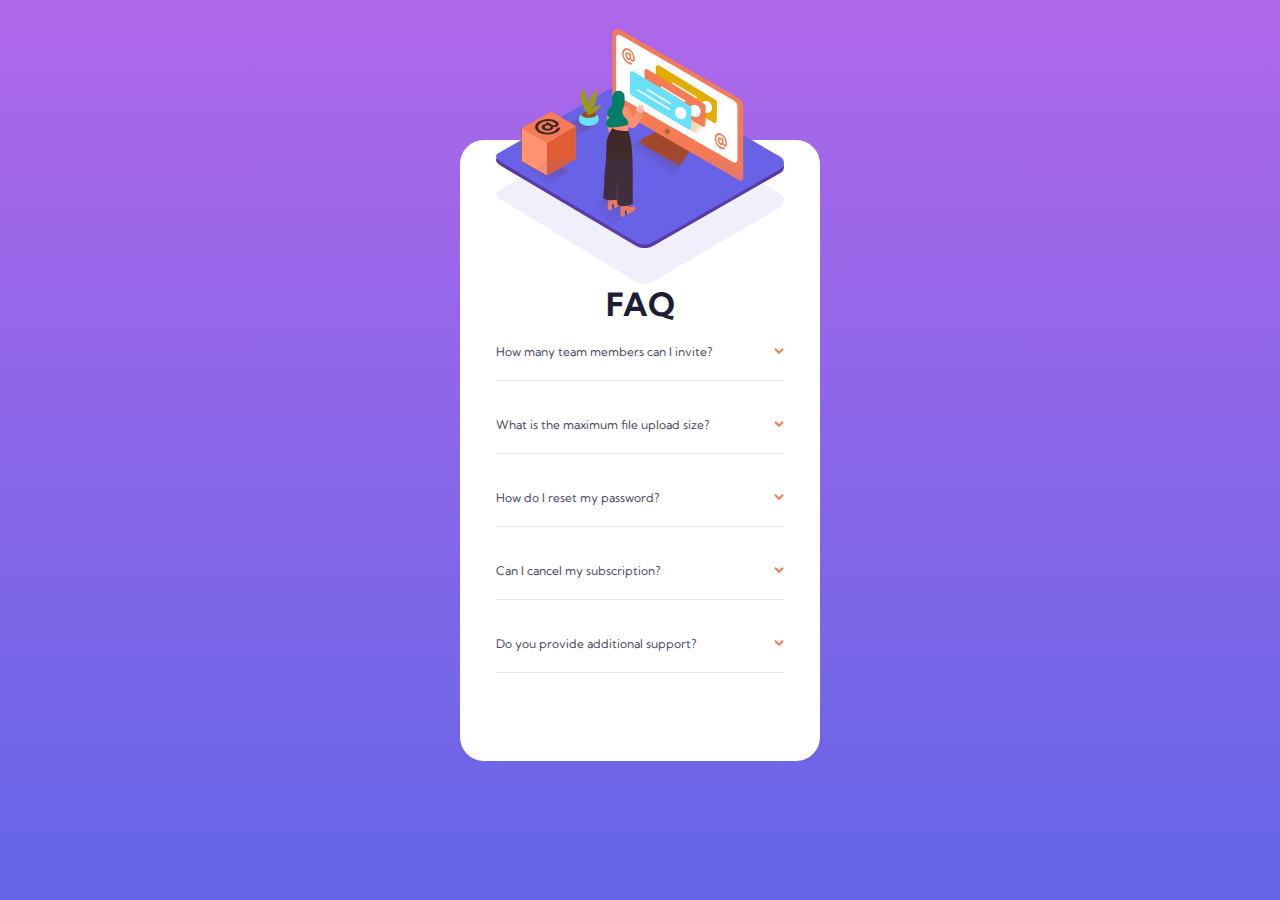
<file: index.html>
<!DOCTYPE html>
<html lang="en">
  <head>
    <meta charset="UTF-8" />
    <meta http-equiv="X-UA-Compatible" content="IE=edge" />
    <meta name="viewport" content="width=device-width, initial-scale=1.0" />
    <title>FAQ Accordion Card Challenge</title>
    <link
      rel="icon"
      type="image/png"
      sizes="32x32"
      href="./images/favicon-32x32.png"
    />
    <link rel="stylesheet" href="style.css" />
    <script src="main.js" defer></script>
  </head>
  <body>
    <main class="main">
      <section class="main__container">
        <!-- @@@@@@@@@@@@@@@@@@@@ Main Images @@@@@@@@@@@@@@@@@@@@ -->
        <div class="main__images">
          <img
            id="mobile-image"
            class="woman__mobile"
            src="/images/illustration-woman-online-mobile.svg"
            aria-hidden="true"
            alt=""
          />
          <img
            id="mobile-image"
            class="pattern__mobile"
            src="/images/bg-pattern-mobile.svg"
            aria-hidden="true"
            alt=""
          />
        </div>
        <div class="desktop__images">
          <img
            id="box-desktop"
            class="box__desktop"
            src="/images/illustration-box-desktop.svg"
            aria-hidden="true"
            alt=""
          />
        </div>
        <!-- @@@@@@@@@@@@@@@@@@@@ /Main Images @@@@@@@@@@@@@@@@@@@@ -->

        <!-- @@@@@@@@@@@@@@@@@@@@ Main Content @@@@@@@@@@@@@@@@@@@@ -->
        <div class="main__content">
          <h1>FAQ</h1>

          <!-- @@@@@@@@@@ Question 1 @@@@@@@@@@ -->
          <div id="question-container" class="question__container">
            <button id="question-btn" class="question__btn">
              How many team members can I invite?
            </button>
            <img
              id="arrow-down"
              class="arrow__down"
              src="/images/icon-arrow-down.svg"
              aria-hidden="true"
              alt=""
            />
          </div>
          <ul id="answer-list" class="answer__list">
            <li class="answer__item">
              You can invite up to 2 additional users on the Free plan. There is
              no limit on team members for the Premium plan.
            </li>
          </ul>

          <!-- @@@@@@@@@@ Question 2 @@@@@@@@@@ -->
          <div id="question-container" class="question__container">
            <button id="question-btn" class="question__btn">
              What is the maximum file upload size?
            </button>
            <img
              id="arrow-down"
              class="arrow__down"
              src="/images/icon-arrow-down.svg"
              aria-hidden="true"
              alt=""
            />
          </div>
          <ul id="answer-list" class="answer__list">
            <li class="answer__item">
              No more than 2GB. All files in your account must fit your allotted
              storage space.
            </li>
          </ul>

          <!-- @@@@@@@@@@ Question 3 @@@@@@@@@@ -->
          <div id="question-container" class="question__container">
            <button id="question-btn" class="question__btn">
              How do I reset my password?
            </button>
            <img
              id="arrow-down"
              class="arrow__down"
              src="/images/icon-arrow-down.svg"
              aria-hidden="true"
              alt=""
            />
          </div>
          <ul id="answer-list" class="answer__list">
            <li class="answer__item">
              Click “Forgot password” from the login page or “Change password”
              from your profile page. A reset link will be emailed to you.
            </li>
          </ul>

          <!-- @@@@@@@@@@ Question 4 @@@@@@@@@@ -->
          <div id="question-container" class="question__container">
            <button id="question-btn" class="question__btn">
              Can I cancel my subscription?
            </button>
            <img
              id="arrow-down"
              class="arrow__down"
              src="/images/icon-arrow-down.svg"
              aria-hidden="true"
              alt=""
            />
          </div>
          <ul id="answer-list" class="answer__list">
            <li class="answer__item">
              Yes! Send us a message and we’ll process your request no questions
              asked.
            </li>
          </ul>

          <!-- @@@@@@@@@@ Question 5 @@@@@@@@@@ -->
          <div id="question-container" class="question__container">
            <button id="question-btn" class="question__btn">
              Do you provide additional support?
            </button>
            <img
              id="arrow-down"
              class="arrow__down"
              src="/images/icon-arrow-down.svg"
              aria-hidden="true"
              alt=""
            />
          </div>
          <ul id="answer-list" class="answer__list">
            <li class="answer__item">
              Chat and email support is available 24/7. Phone lines are open
              during normal business hours.
            </li>
          </ul>
        </div>
        <!-- @@@@@@@@@@@@@@@@@@@@ /Main Content @@@@@@@@@@@@@@@@@@@@ -->
      </section>
    </main>
  </body>
</html>
</file>
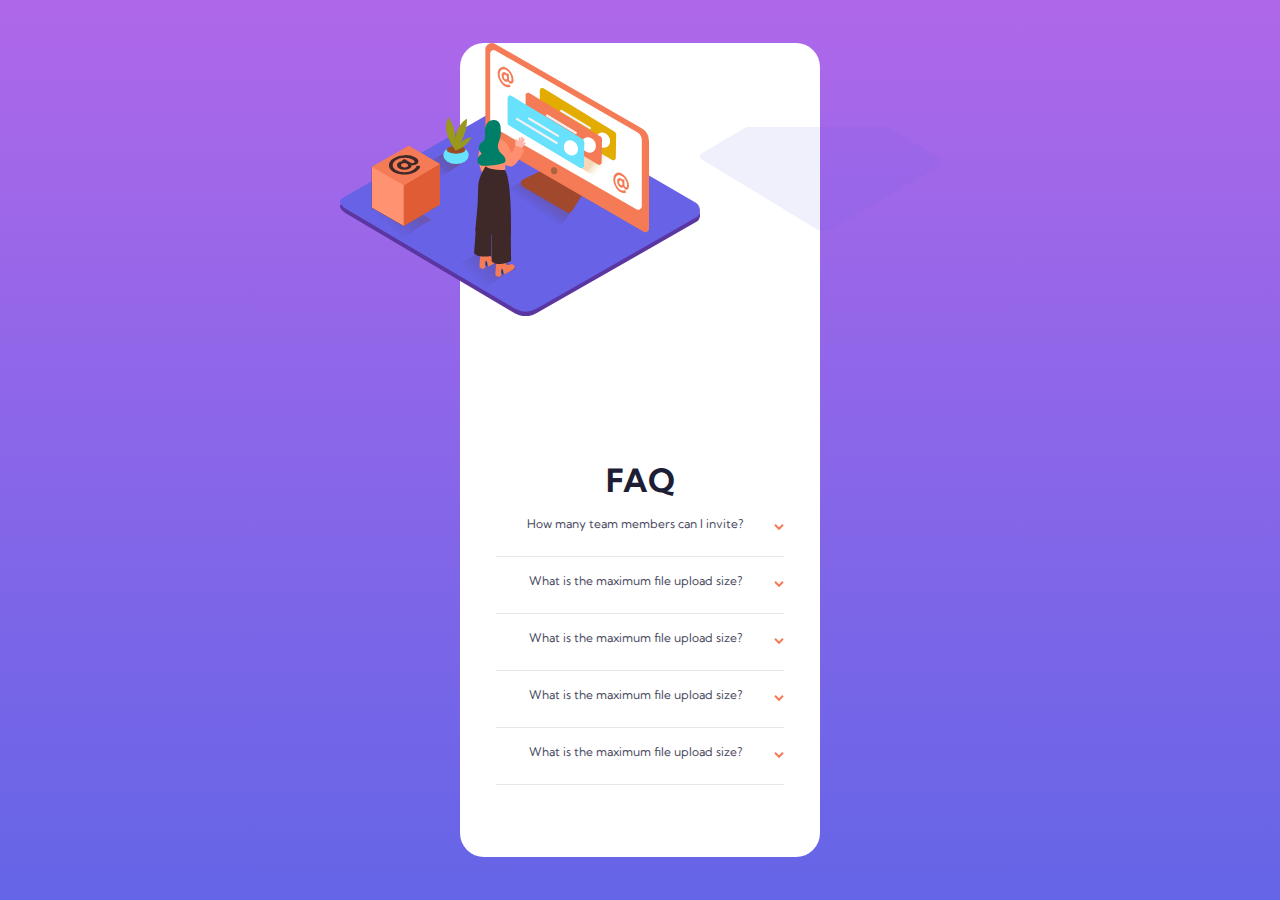
<file: second.html>
<!DOCTYPE html>
<html lang="en">
  <head>
    <meta charset="UTF-8" />
    <meta http-equiv="X-UA-Compatible" content="IE=edge" />
    <meta name="viewport" content="width=device-width, initial-scale=1.0" />
    <title>FAQ Accordion Card Challenge</title>
    <link
      rel="icon"
      type="image/png"
      sizes="32x32"
      href="./images/favicon-32x32.png"
    />
    <link rel="stylesheet" href="second.css" />
    <script src="second.js" defer></script>
  </head>
  <body>
    <main class="main">
      <section class="main__container">
        <!-- @@@@@@@@@@@@@@@@@@@@ Main Images @@@@@@@@@@@@@@@@@@@@ -->
        <div class="main__images">
          <img
          data-mobile-image
            class="woman__mobile mobile__image"
            src="/images/illustration-woman-online-mobile.svg"
            aria-hidden="true"
            alt=""
          />
          <img
          data-mobile-image
            class="pattern__mobile mobile__image"
            src="/images/bg-pattern-mobile.svg"
            aria-hidden="true"
            alt=""
          />
        </div>
        <div class="desktop__images">
          <img
            id="box-desktop"
            class="box__desktop"
            src="/images/illustration-box-desktop.svg"
            aria-hidden="true"
            alt=""
          />
        </div>
        <!-- @@@@@@@@@@@@@@@@@@@@ /Main Images @@@@@@@@@@@@@@@@@@@@ -->

        <!-- @@@@@@@@@@@@@@@@@@@@ Main Content @@@@@@@@@@@@@@@@@@@@ -->
        <div class="main__content">
          <h1>FAQ</h1>

          <!-- @@@@@@@@@@ Question 1 @@@@@@@@@@ -->
          <details data-details-container  class="details__container">
            <summary data-question-summary class="question__summary">
              <span data-question-content  class="question__content">
                How many team members can I invite?
              </span>
              <img
              data-arrow-down
                class="arrow__down"
                src="/images/icon-arrow-down.svg"
                aria-hidden="true"
                alt=""
              />
            </summary>
            <div class="answer__container">
              <p>
                You can invite up to 2 additional users on the Free plan. There
                is no limit on team members for the Premium plan.
              </p>
            </div>
          </details>
          <!-- @@@@@@@@@@ Question 2 @@@@@@@@@@ -->
          <details data-details-container  class="details__container">
            <summary data-question-summary  class="question__summary">
              <span data-question-content class="question__content">
                What is the maximum file upload size?
              </span>
              <img
              data-arrow-down
                class="arrow__down"
                src="/images/icon-arrow-down.svg"
                aria-hidden="true"
                alt=""
              />
            </summary>
            <div  class="answer__container">
              <p>
                No more than 2GB. All files in your account must fit your allotted
                storage space.
              </p>
            </div>
          </details>
          <!-- @@@@@@@@@@ Question 3 @@@@@@@@@@ -->
          <details data-details-container class="details__container">
            <summary data-question-summary  class="question__summary">
              <span data-question-content  class="question__content">
                What is the maximum file upload size?
              </span>
              <img
              data-arrow-down
                class="arrow__down"
                src="/images/icon-arrow-down.svg"
                aria-hidden="true"
                alt=""
              />
            </summary>
            <div class="answer__container">
              <p>
                No more than 2GB. All files in your account must fit your allotted
                storage space.
              </p>
            </div>
          </details>
          <!-- @@@@@@@@@@ Question 4 @@@@@@@@@@ -->
          <details data-details-container  class="details__container">
            <summary data-question-summary  class="question__summary">
              <span data-question-content  class="question__content">
                What is the maximum file upload size?
              </span>
              <img
              data-arrow-down
                class="arrow__down"
                src="/images/icon-arrow-down.svg"
                aria-hidden="true"
                alt=""
              />
            </summary>
            <div  class="answer__container">
              <p>
                No more than 2GB. All files in your account must fit your allotted
                storage space.
              </p>
            </div>
          </details>
          <!-- @@@@@@@@@@ Question 5 @@@@@@@@@@ -->
          <details data-details-container  class="details__container">
            <summary data-question-summary  class="question__summary">
              <span data-question-content  class="question__content">
                What is the maximum file upload size?
              </span>
              <img
              data-arrow-down
                class="arrow__down"
                src="/images/icon-arrow-down.svg"
                aria-hidden="true"
                alt=""
              />
            </summary>
            <div  class="answer__container">
              <p>
                No more than 2GB. All files in your account must fit your allotted
                storage space.
              </p>
            </div>
          </details>
        <!-- @@@@@@@@@@@@@@@@@@@@ /Main Content @@@@@@@@@@@@@@@@@@@@ -->
      </section>
    </main>
  </body>
</html>
</file>
<file: style.css>
@import url("https://fonts.googleapis.com/css2?family=Kumbh+Sans:wght@400;700&display=swap");

:root {
  /* POSITION BOTTOM VALUE */
  --image-woman-bottom: 72.5%;
  --image-pattern-bottom: 68.5%;

  /* --image-woman-bottom2: 73.5%;
  --image-pattern-bottom2: 63.5%; */

  /* TEXT COLOR */
  --text-veryDarkDesaturated-Blue: hsl(238, 29%, 16%);
  --text-soft-Red: hsl(14, 88%, 65%);
  --text-veryDarkGrayish-Blue: hsl(237, 12%, 33%);
  --text-DarkGrayish-Blue: hsl(240, 6%, 50%);

  /* BACKGROUND COLOR */
  --bg-soft-Violet: hsl(273, 75%, 66%);
  --bg-soft-Blue: hsl(240, 73%, 65%);

  /* DIVIDER COLOR */
  --divider-grayish-Blue: hsl(240, 5%, 91%);
}

/* -------------------- Global -------------------- */

* {
  box-sizing: border-box;
  padding: 0;
  margin: 0;
  font-family: "Kumbh Sans", sans-serif;
}

button {
  border: none;
  background: none;
  cursor: pointer;
}

ul {
  list-style-type: none;
  text-align: left;
  padding: 0;
  margin: 0;
}

li {
  display: flex;
  justify-content: start;
  align-items: center;
}

a {
  text-decoration: none;
}

/* -------------------- /Global -------------------- */

/* ==================== MOBILE VERSION ==================== */
/* -------------------- Main Container -------------------- */

.main {
  background: linear-gradient(var(--bg-soft-Violet), var(--bg-soft-Blue));
  height: 100vh;
  max-height: 100vh;

  display: flex;
  justify-content: center;
  align-items: center;

  padding: 0 2rem;
}

.main__container {
  background-color: white;

  text-align: center;
  width: 100%;
  max-width: 22.5rem;
  border-radius: 1.5rem;
}

/* -------------------- /Main Container -------------------- */

/* -------------------- Main Images -------------------- */

.main__images {
  width: 100%;
  border-radius: 1.5rem;

  display: flex;
  justify-content: center;
  align-items: center;
}

.desktop__images {
  display: none;
}

#mobile-image {
  width: 60%;
  max-width: 18rem;
  position: absolute;
  /* bottom: 73.5%; */
  bottom: var(--image-woman-bottom);

  transition: all 0.5s ease;
}

#mobile-image:last-child {
  width: 60%;
  max-width: 18rem;
  position: absolute;
  /* bottom: 68.5%; */
  bottom: var(--image-pattern-bottom);

  transition: all 0.5s ease;
}

#mobile-image.active {
  transition: all 0.5s ease;
  /* bottom: calc(68.5% + 10%); */
  bottom: calc(var(--image-woman-bottom) + 2.75%);
}

#mobile-image.active:last-child {
  transition: all 0.5s ease;
  /* bottom: calc(63.5% + 10%); */
  bottom: calc(var(--image-pattern-bottom) + 2.75%);
}

/* -------------------- /Main Images -------------------- */

/* -------------------- Main Content -------------------- */

.main__content {
  padding: 40% 10% 20% 10%;
}

.main__content h1 {
  font-size: 2rem;
  color: var(--text-veryDarkDesaturated-Blue);
}

.question__container {
  border-bottom: 0.01rem solid var(--divider-grayish-Blue);

  display: flex;
  justify-content: center;
  align-items: center;
  transition: all 0.5s ease;
}

.question__container.active {
  transition: all 0.5s ease;
  border: none;
}

.question__btn {
  height: 1.5rem;
  width: 100%;
  font-size: 0.75rem;
  font-weight: 400;
  color: var(--text-veryDarkGrayish-Blue);
  margin-top: 1rem;
  margin-bottom: 1rem;
}

#question-btn {
  display: flex;
  justify-content: space-between;
  align-items: center;
}

.question__btn.active {
  color: var(--text-veryDarkDesaturated-Blue);
  font-weight: 700;
  margin-bottom: 0;
}

.arrow__down.active {
  transition: all 0.5s ease;
  transform: rotate(180deg);
}

.answer__list {
  margin-bottom: 1rem;
  opacity: 0;
  line-height: 0;
  position: relative;
}

.answer__list li {
  color: var(--text-DarkGrayish-Blue);
  font-weight: 400;
  font-size: 0.75rem;
}

.answer__list.active {
  opacity: 1;
  line-height: normal;
  padding-bottom: 1rem;
  border-bottom: 0.01rem solid var(--divider-grayish-Blue);
  transform: translateY(1rem);
  transition: all 0.5s ease;
}

/* -------------------- Main Content -------------------- */
/* ==================== /MOBILE VERSION ==================== */

/* ==================== DESKTOP VERSION ==================== */

@media (min-width: 90em) {
  .main {
    max-height: 100vh;
    padding: 0 20%;
  }

  .main__container {
    max-width: none;
    padding: 10% 10%;
    text-align: start;

    background-image: url(/images/illustration-woman-online-desktop.svg),
      url(/images/bg-pattern-desktop.svg);
    background-size: 50%, 90%;
    background-repeat: no-repeat, no-repeat;
    background-position: left -15% bottom 50%, left -475% bottom 30%;

    display: flex;
    flex-direction: row;
    justify-content: space-between;
    align-items: center;
  }

  /* -------------------- /Main Container -------------------- */

  /* -------------------- Main Images -------------------- */

  .main__images {
    display: none;
  }

  .desktop__images {
    display: block;
    width: 50%;
  }

  #box-desktop {
    width: 15%;
    position: absolute;
    bottom: 35.5%;
    left: 13%;
  }

  /* -------------------- /Main Images -------------------- */

  /* -------------------- Main Content -------------------- */

  .main__content {
    width: 50%;
    height: 100%;
    padding: 0;
  }

  .answer__list.active {
    margin-top: 1rem;
  }

  .question__btn:nth-child(1) {
    margin-top: 1.5rem;
  }

  .question__btn {
    font-size: 0.85rem;
  }

  .answer__list {
    margin-bottom: 0;
    padding: 0;
  }

  .answer__list.active {
    transform: translateY(0.25rem);
  }

  /* -------------------- /Main Content -------------------- */
}

/* ==================== /DESKTOP VERSION ==================== */
</file>
<file: second.css>
@import url("https://fonts.googleapis.com/css2?family=Kumbh+Sans:wght@400;700&display=swap");

:root {
  /* POSITION BOTTOM VALUE */
  --image-woman-bottom: 72.5%;
  --image-pattern-bottom: 68.5%;

  /* --image-woman-bottom2: 73.5%;
  --image-pattern-bottom2: 63.5%; */

  /* TEXT COLOR */
  --text-veryDarkDesaturated-Blue: hsl(238, 29%, 16%);
  --text-soft-Red: hsl(14, 88%, 65%);
  --text-veryDarkGrayish-Blue: hsl(237, 12%, 33%);
  --text-DarkGrayish-Blue: hsl(240, 6%, 50%);

  /* BACKGROUND COLOR */
  --bg-soft-Violet: hsl(273, 75%, 66%);
  --bg-soft-Blue: hsl(240, 73%, 65%);

  /* DIVIDER COLOR */
  --divider-grayish-Blue: hsl(240, 5%, 91%);
}

/* -------------------- Global -------------------- */

* {
  box-sizing: border-box;
  padding: 0;
  margin: 0;
  font-family: "Kumbh Sans", sans-serif;
}

button {
  border: none;
  background: none;
  cursor: pointer;
}

ul {
  list-style-type: none;
  text-align: left;
  padding: 0;
  margin: 0;
}

li {
  display: flex;
  justify-content: start;
  align-items: center;
}

a {
  text-decoration: none;
}

/* details summary::-webkit-details-marker {
  display: none;
} */

details > summary {
  list-style: none;
}
details > summary::-webkit-details-marker {
  display: none;
}
/* -------------------- /Global -------------------- */

/* ==================== MOBILE VERSION ==================== */
/* -------------------- Main Container -------------------- */

.main {
  background: linear-gradient(var(--bg-soft-Violet), var(--bg-soft-Blue));
  height: 100vh;
  max-height: 100vh;

  display: flex;
  justify-content: center;
  align-items: center;

  padding: 0 2rem;
}

.main__container {
  background-color: white;

  text-align: center;
  width: 100%;
  max-width: 22.5rem;
  border-radius: 1.5rem;
}

/* -------------------- /Main Container -------------------- */

/* -------------------- Main Images -------------------- */

.main__images {
  width: 100%;
  border-radius: 1.5rem;

  display: flex;
  justify-content: center;
  align-items: center;
}

.desktop__images {
  display: none;
}

#mobile-image {
  width: 60%;
  max-width: 18rem;
  position: absolute;
  /* bottom: 73.5%; */
  bottom: var(--image-woman-bottom);

  transition: all 0.5s ease;
}

#mobile-image:last-child {
  width: 60%;
  max-width: 18rem;
  position: absolute;
  /* bottom: 68.5%; */
  bottom: var(--image-pattern-bottom);

  transition: all 0.5s ease;
}

#mobile-image.active {
  transition: all 0.5s ease;
  /* bottom: calc(68.5% + 10%); */
  bottom: calc(var(--image-woman-bottom) + 2.75%);
}

#mobile-image.active:last-child {
  transition: all 0.5s ease;
  /* bottom: calc(63.5% + 10%); */
  bottom: calc(var(--image-pattern-bottom) + 2.75%);
}

/* -------------------- /Main Images -------------------- */

/* -------------------- Main Content -------------------- */

.main__content {
  padding: 40% 10% 20% 10%;
}

.main__content h1 {
  font-size: 2rem;
  color: var(--text-veryDarkDesaturated-Blue);
}

.question__summary {
  overflow-block: calc(100% + 1rem);
  border-bottom: 0.01rem solid var(--divider-grayish-Blue);

  display: flex;
  justify-content: center;
  align-items: center;
}

.question__content {
  height: 1.5rem;
  width: 100%;
  font-size: 0.75rem;
  font-weight: 400;
  color: var(--text-veryDarkGrayish-Blue);
  margin-top: 1rem;
  margin-bottom: 1rem;
}

#question-content {
  display: flex;
  justify-content: space-between;
  align-items: center;
}

.answer__container {
  border-bottom: 0.01rem solid var(--divider-grayish-Blue);
  padding-bottom: 1rem;
}

.answer__container p {
  color: var(--text-DarkGrayish-Blue);
  font-weight: 400;
  font-size: 0.75rem;
  text-align: start;
}

.arrow__down {
  transition: all 0.5s ease;
}

.details__container.active {
  margin-bottom: 0;
}

.question__summary.active {
  border-bottom: 0;
}

.question__content.active {
  color: var(--text-veryDarkDesaturated-Blue);
  font-weight: 700;
  margin-bottom: 0.5rem;
}

.arrow__down.active {
  transition: all 0.5s ease;
  transform: rotate(180deg);
}

/* -------------------- Main Content -------------------- */
/* ==================== /MOBILE VERSION ==================== */

/* ==================== DESKTOP VERSION ==================== */

@media (min-width: 90em) {
  .main {
    max-height: 100vh;
    padding: 0 20%;
  }

  .main__container {
    max-width: none;
    padding: 10% 10%;
    text-align: start;

    background-image: url(/images/illustration-woman-online-desktop.svg),
      url(/images/bg-pattern-desktop.svg);
    background-size: 50%, 90%;
    background-repeat: no-repeat, no-repeat;
    background-position: left -15% bottom 50%, left -475% bottom 30%;

    display: flex;
    flex-direction: row;
    justify-content: space-between;
    align-items: center;
  }

  /* -------------------- /Main Container -------------------- */

  /* -------------------- Main Images -------------------- */

  .main__images {
    display: none;
  }

  .desktop__images {
    display: block;
    width: 50%;
  }

  #box-desktop {
    width: 15%;
    position: absolute;
    bottom: 35.5%;
    left: 13%;
  }

  /* -------------------- /Main Images -------------------- */

  /* -------------------- Main Content -------------------- */

  .main__content {
    width: 50%;
    height: 100%;
    padding: 0;
  }

  .answer__list.active {
    margin-top: 1rem;
  }

  .question__btn:nth-child(1) {
    margin-top: 1.5rem;
  }

  .question__btn {
    font-size: 0.85rem;
  }

  .answer__list {
    margin-bottom: 0;
    padding: 0;
  }

  .answer__list.active {
    transform: translateY(0.25rem);
  }

  /* -------------------- /Main Content -------------------- */
}

/* ==================== /DESKTOP VERSION ==================== */
</file>
